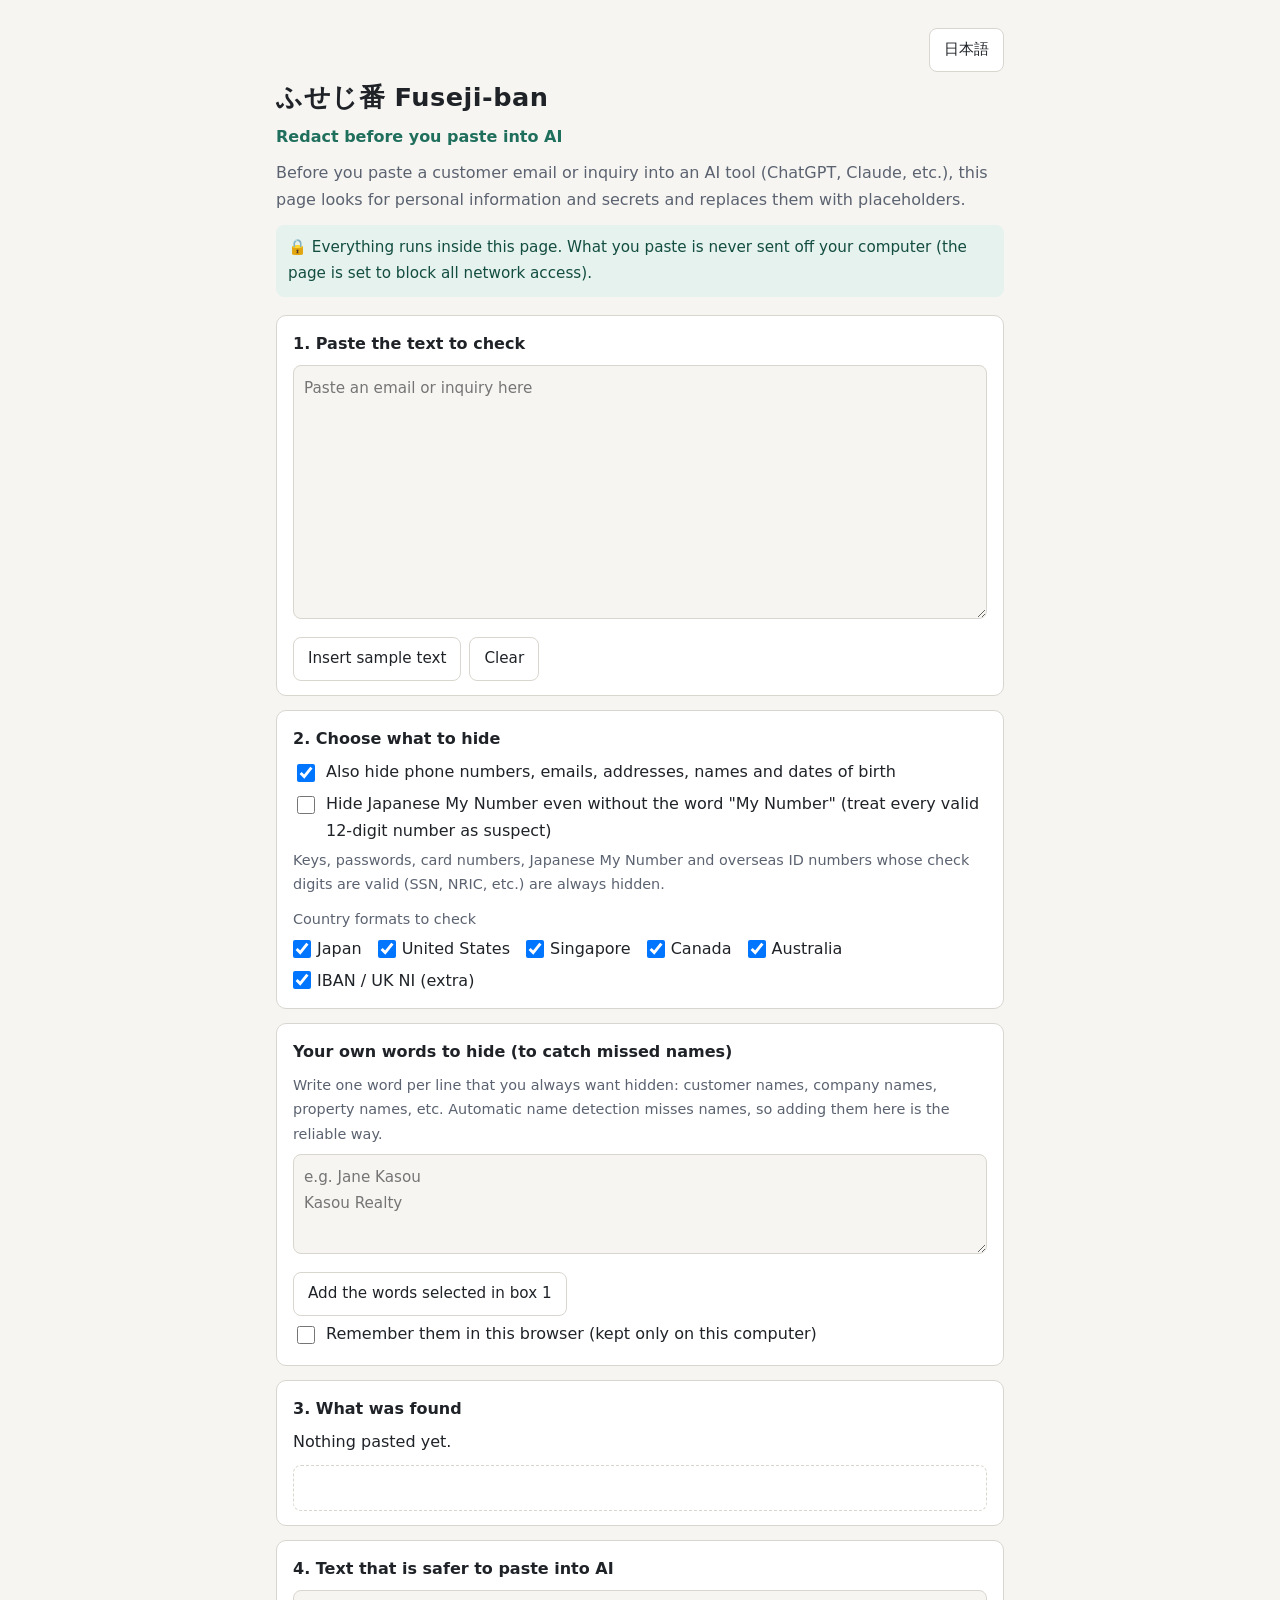
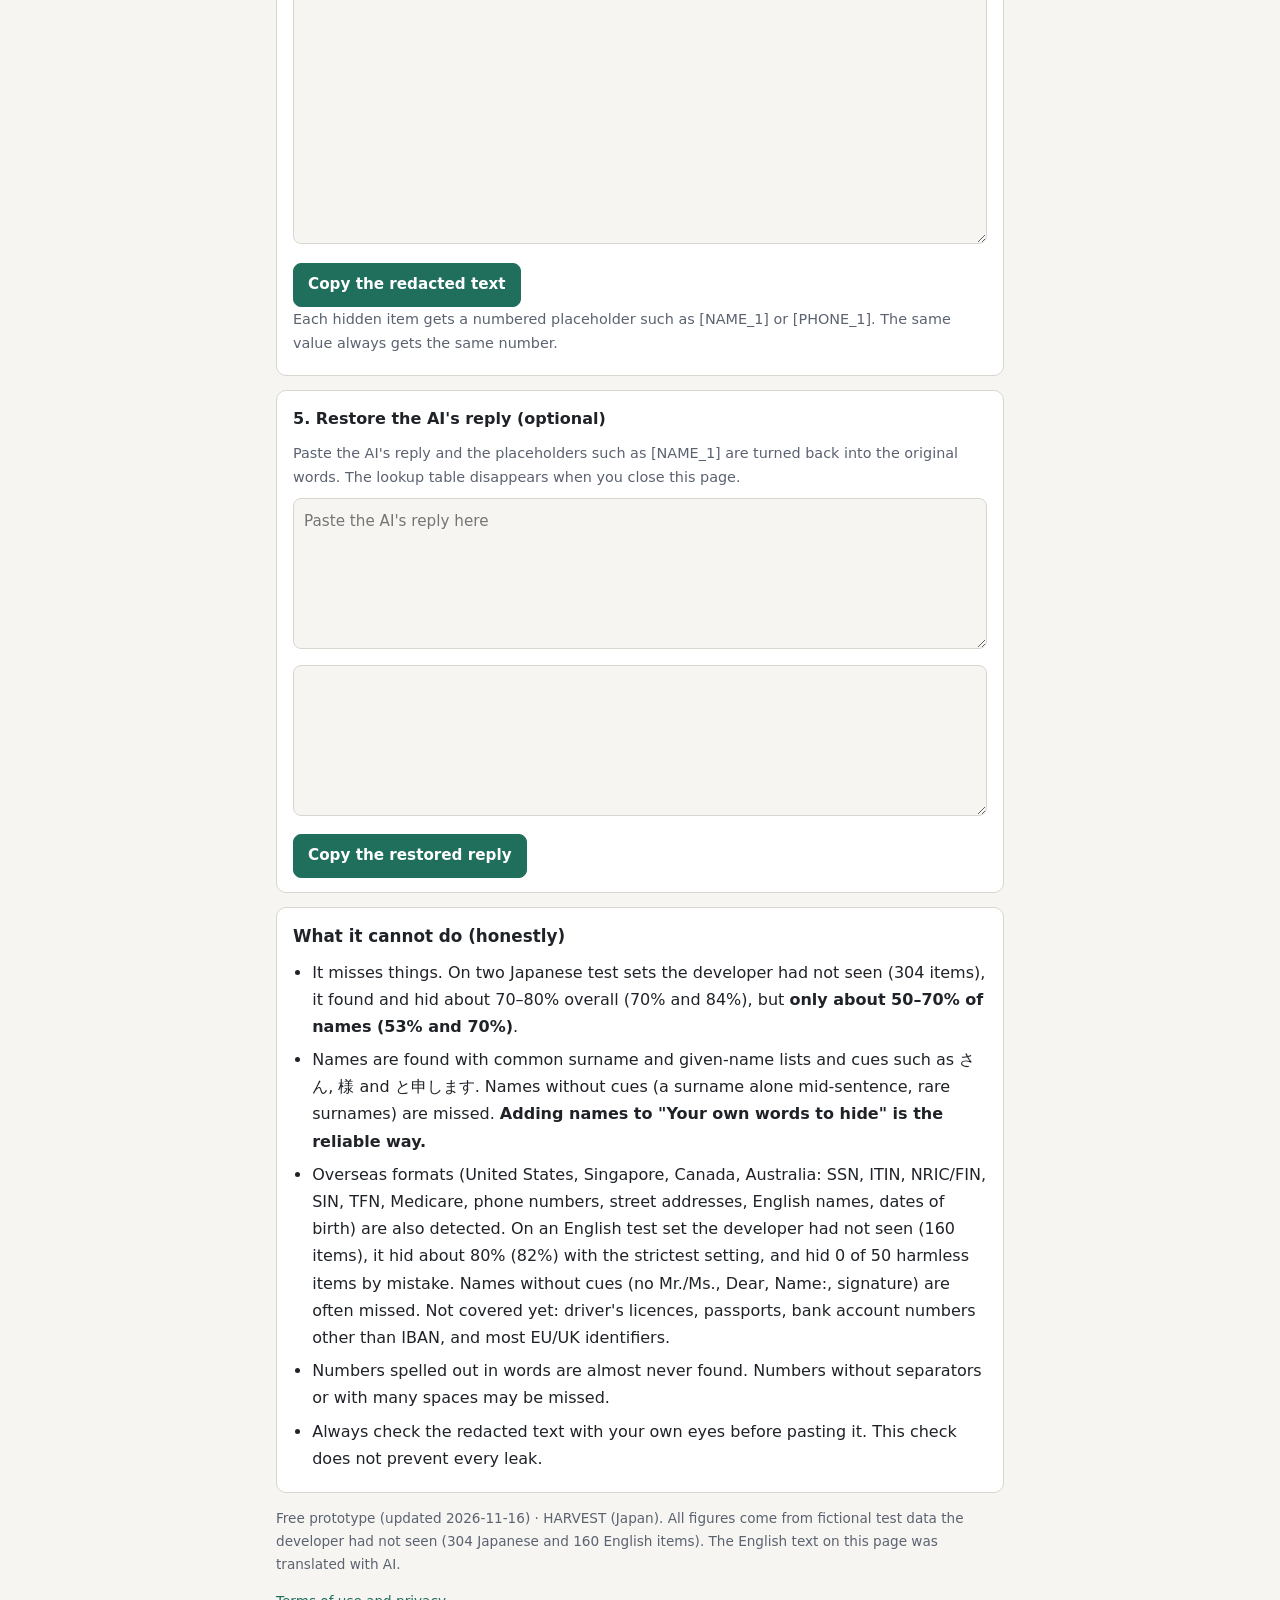
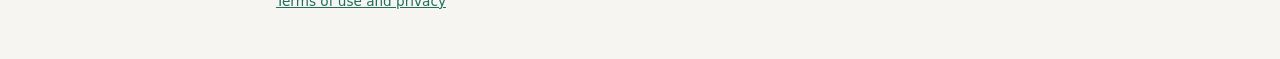
<file: index.html>
<!doctype html>
<html lang="ja">
<head>
<meta charset="utf-8">
<meta name="viewport" content="width=device-width, initial-scale=1">
<meta http-equiv="Content-Security-Policy" content="default-src 'none'; script-src 'self'; style-src 'self'; img-src data:; connect-src 'none'; base-uri 'none'; form-action 'none'">
<meta name="referrer" content="no-referrer">
<title>ふせじ番</title>
<link rel="stylesheet" href="style.css">
</head>
<body>
<header class="top">
  <div class="langbar"><button id="lang" type="button" class="ghost" lang="en" aria-label="Switch to English">English</button></div>
  <h1 data-i18n="h1">ふせじ番</h1>
  <p class="subtitle" data-i18n="subtitle">AI に貼る前の伏せ字チェック</p>
  <p class="lead" data-i18n="lead">お客さまのメールや問い合わせを AI（ChatGPT・Claude など）に貼る前に、個人情報や鍵が入っていないかを調べて、伏せ字にします。</p>
  <p class="safe"><span aria-hidden="true">🔒</span> <span data-i18n="safe">この画面の中だけで動きます。貼った文字は、このパソコンの外に送られません（通信をすべて止める設定にしてあります）。</span></p>
</header>

<main>
  <section class="card">
    <label for="input" class="step" data-i18n="step1">1. 調べたい文を貼る</label>
    <textarea id="input" rows="9" placeholder="ここにメールや問い合わせの文を貼ってください" data-i18n-ph="inputPh"></textarea>
    <div class="row">
      <button id="sample" type="button" class="ghost" data-i18n="sample">見本の文を入れる</button>
      <button id="clear" type="button" class="ghost" data-i18n="clear">消す</button>
    </div>
  </section>

  <section class="card">
    <p class="step" data-i18n="step2">2. 伏せる物を選ぶ</p>
    <label class="opt"><input type="checkbox" id="personal" checked> <span data-i18n="optPersonal">電話・メール・住所・氏名・生年月日も伏せる</span></label>
    <label class="opt"><input type="checkbox" id="aggressive"> <span data-i18n="optAggressive">マイナンバーを「マイナンバー」の言葉が無くても伏せる（12桁の数字をすべて疑う）</span></label>
    <p class="note" data-i18n="noteAlways">鍵・パスワード・カード番号・マイナンバーと、検査の数字が合う海外の番号（SSN・NRIC など）は、いつも伏せます。</p>
    <fieldset class="regions">
      <legend data-i18n="regionsLegend">調べる国の型</legend>
      <label><input type="checkbox" class="region" value="JP" checked> <span data-i18n="regJP">日本</span></label>
      <label><input type="checkbox" class="region" value="US" checked> <span data-i18n="regUS">米国</span></label>
      <label><input type="checkbox" class="region" value="SG" checked> <span data-i18n="regSG">シンガポール</span></label>
      <label><input type="checkbox" class="region" value="CA" checked> <span data-i18n="regCA">カナダ</span></label>
      <label><input type="checkbox" class="region" value="AU" checked> <span data-i18n="regAU">オーストラリア</span></label>
      <label><input type="checkbox" class="region" value="INTL" checked> <span data-i18n="regINTL">IBAN・英国 NI（おまけ）</span></label>
    </fieldset>
  </section>

  <section class="card">
    <label for="words" class="step" data-i18n="wordsTitle">自分で伏せる言葉（名前などの見落としを防ぐ）</label>
    <p class="note top0" data-i18n="wordsNote">お客さまの名前・会社名・物件名など、いつも伏せたい言葉を1行に1つ書きます。名前は自動では見落としやすいので、ここに足すのが確実です。</p>
    <textarea id="words" rows="3" placeholder="例：架空 花子&#10;架空不動産" data-i18n-ph="wordsPh"></textarea>
    <div class="row">
      <button id="addSel" type="button" class="ghost" data-i18n="addSel">1. の欄で選んだ言葉を足す</button>
      <span id="addMsg" class="copied" aria-live="polite"></span>
    </div>
    <label class="opt"><input type="checkbox" id="remember"> <span data-i18n="remember">このブラウザに覚えておく（このパソコンの中にだけ残ります）</span></label>
  </section>

  <section class="card">
    <p class="step" data-i18n="step3">3. 見つかった物</p>
    <div id="summary" class="summary" aria-live="polite">まだ何も貼られていません。</div>
    <div id="marked" class="marked" aria-label="見つかった所に色を付けた文" data-i18n-aria="markedAria"></div>
  </section>

  <section class="card">
    <label for="output" class="step" data-i18n="step4">4. AI に貼ってよい文</label>
    <textarea id="output" rows="9" readonly></textarea>
    <div class="row">
      <button id="copy" type="button" class="primary" data-i18n="copy">伏せ字にした文を写す</button>
      <span id="copied" class="copied" aria-live="polite"></span>
    </div>
    <p class="note" data-i18n="noteNumbering">伏せた所には［氏名1］［電話1］のような番号が付きます。同じ言葉には同じ番号です。</p>
  </section>

  <section class="card">
    <label for="reply" class="step" data-i18n="step5">5. AI の返事を元に戻す（使うときだけ）</label>
    <p class="note top0" data-i18n="restoreNote">AI の返事を貼ると、［氏名1］などを元の言葉に戻します。戻すための表は、この画面を閉じると消えます。</p>
    <textarea id="reply" rows="5" placeholder="AI の返事をここに貼る" data-i18n-ph="replyPh"></textarea>
    <textarea id="restored" rows="5" readonly aria-label="元に戻した返事" data-i18n-aria="restoredAria"></textarea>
    <div class="row">
      <button id="copyRestored" type="button" class="primary" data-i18n="copyRestored">元に戻した返事を写す</button>
      <span id="copiedRestored" class="copied" aria-live="polite"></span>
    </div>
  </section>

  <section class="card limits">
    <h2 data-i18n="limitsTitle">できないこと（正直に）</h2>
    <ul>
      <li><span data-i18n="lim1a">見落としがあります。作った人が中身を見ていない日本語の試験の文（2組・304件）では、全体の約7〜8割（70%・84%）を見つけて伏せましたが、</span><strong data-i18n="lim1b">氏名は約5〜7割（53%・70%）にとどまりました</strong><span data-i18n="lim1c">。</span></li>
      <li><span data-i18n="lim2a">氏名は、よくある名字・名の辞書と「さん・様・と申します・より」などの手がかりで探します。手がかりの無い名前（文の途中に名字だけ、珍しい名字など）は見落とします。</span><strong data-i18n="lim2b">名前は「自分で伏せる言葉」に足すのが確実です。</strong></li>
      <li data-i18n="lim3">海外（米国・シンガポール・カナダ・オーストラリア）の番号（SSN・ITIN・NRIC/FIN・SIN・TFN・Medicare）・電話・住所・英語の名前・生年月日も探します。作った人が中身を見ていない英語の試験の文（160件）では、いちばん強い設定で約8割（82%）を伏せ、誤って伏せた物は50件中0件でした。運転免許・パスポート・口座番号（IBAN 以外）・EU と英国の多くの番号は、まだ見つけません。</li>
      <li data-i18n="lim4">声で読んだ番号（「ゼロキュウゼロ…」）は、ほぼ見つけられません。区切りの無い番号や、空白の多い番号も見落とすことがあります。</li>
      <li data-i18n="lim5">伏せた後の文も、必ずご自分の目で確かめてから貼ってください。このチェックは「すべての漏れを防ぐ」ものではありません。</li>
    </ul>
  </section>
</main>

<footer class="foot">
  <p data-i18n="foot">無料・試作版（2026-11-16 更新）・HARVEST。試験の数字は、作った人が中身を見ていない架空の試験データ（日本語 304件・英語 160件）で測った物です。</p>
  <p><a id="termsLink" href="terms.html" data-i18n="termsLink">利用条件・個人情報の扱い</a></p>
</footer>
<script src="app.js"></script>
</body>
</html>
</file>
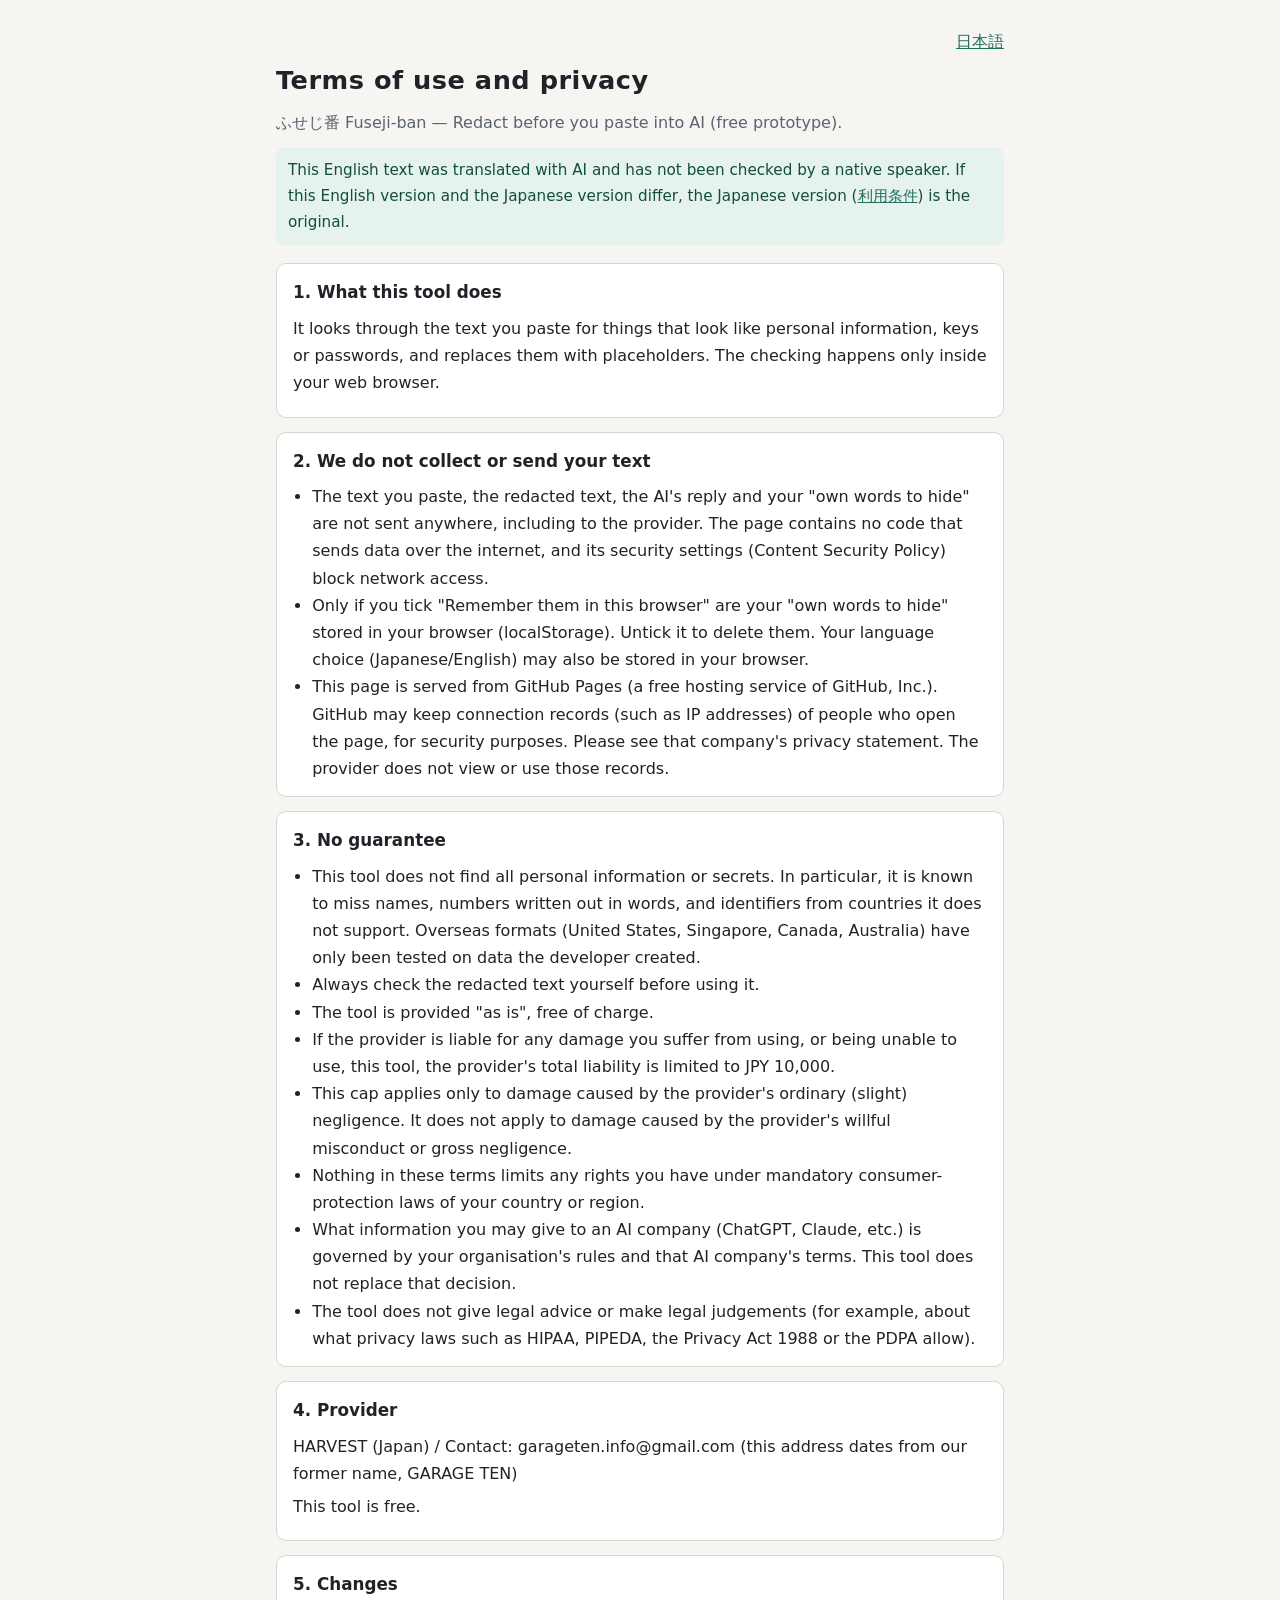
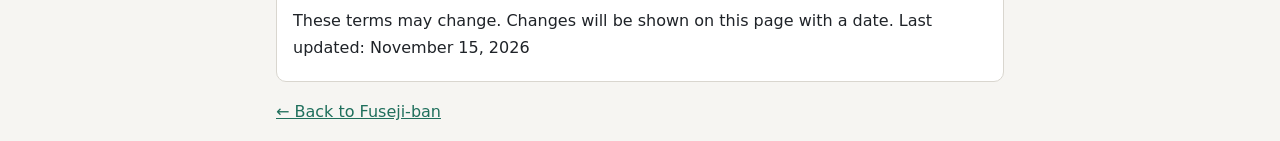
<file: terms-en.html>
<!doctype html>
<html lang="en">
<head>
<meta charset="utf-8">
<meta name="viewport" content="width=device-width, initial-scale=1">
<meta http-equiv="Content-Security-Policy" content="default-src 'none'; style-src 'self'; img-src data:; base-uri 'none'; form-action 'none'">
<meta name="referrer" content="no-referrer">
<title>Fuseji-ban terms</title>
<link rel="stylesheet" href="style.css">
</head>
<body>
<header class="top">
  <div class="langbar"><a href="terms.html" lang="ja">日本語</a></div>
  <h1>Terms of use and privacy</h1>
  <p class="lead">ふせじ番 Fuseji-ban — Redact before you paste into AI (free prototype).</p>
  <p class="safe">This English text was translated with AI and has not been checked by a native speaker. If this English version and the Japanese version differ, the Japanese version (<a href="terms.html">利用条件</a>) is the original.</p>
</header>
<main>
  <section class="card">
    <h2>1. What this tool does</h2>
    <p>It looks through the text you paste for things that look like personal information, keys or passwords, and replaces them with placeholders. The checking happens only inside your web browser.</p>
  </section>
  <section class="card">
    <h2>2. We do not collect or send your text</h2>
    <ul>
      <li>The text you paste, the redacted text, the AI's reply and your "own words to hide" are not sent anywhere, including to the provider. The page contains no code that sends data over the internet, and its security settings (Content Security Policy) block network access.</li>
      <li>Only if you tick "Remember them in this browser" are your "own words to hide" stored in your browser (localStorage). Untick it to delete them. Your language choice (Japanese/English) may also be stored in your browser.</li>
      <li>This page is served from GitHub Pages (a free hosting service of GitHub, Inc.). GitHub may keep connection records (such as IP addresses) of people who open the page, for security purposes. Please see that company's privacy statement. The provider does not view or use those records.</li>
    </ul>
  </section>
  <section class="card">
    <h2>3. No guarantee</h2>
    <ul>
      <li>This tool does not find all personal information or secrets. In particular, it is known to miss names, numbers written out in words, and identifiers from countries it does not support. Overseas formats (United States, Singapore, Canada, Australia) have only been tested on data the developer created.</li>
      <li>Always check the redacted text yourself before using it.</li>
      <li>The tool is provided "as is", free of charge.</li>
      <li>If the provider is liable for any damage you suffer from using, or being unable to use, this tool, the provider's total liability is limited to JPY 10,000.</li>
      <li>This cap applies only to damage caused by the provider's ordinary (slight) negligence. It does not apply to damage caused by the provider's willful misconduct or gross negligence.</li>
      <li>Nothing in these terms limits any rights you have under mandatory consumer-protection laws of your country or region.</li>
      <li>What information you may give to an AI company (ChatGPT, Claude, etc.) is governed by your organisation's rules and that AI company's terms. This tool does not replace that decision.</li>
      <li>The tool does not give legal advice or make legal judgements (for example, about what privacy laws such as HIPAA, PIPEDA, the Privacy Act 1988 or the PDPA allow).</li>
    </ul>
  </section>
  <section class="card">
    <h2>4. Provider</h2>
    <p>HARVEST (Japan) / Contact: garageten.info@gmail.com (this address dates from our former name, GARAGE TEN)</p>
    <p>This tool is free.</p>
  </section>
  <section class="card">
    <h2>5. Changes</h2>
    <p>These terms may change. Changes will be shown on this page with a date. Last updated: November 15, 2026</p>
  </section>
  <p><a href="index.html?lang=en">← Back to Fuseji-ban</a></p>
</main>
</body>
</html>
</file>
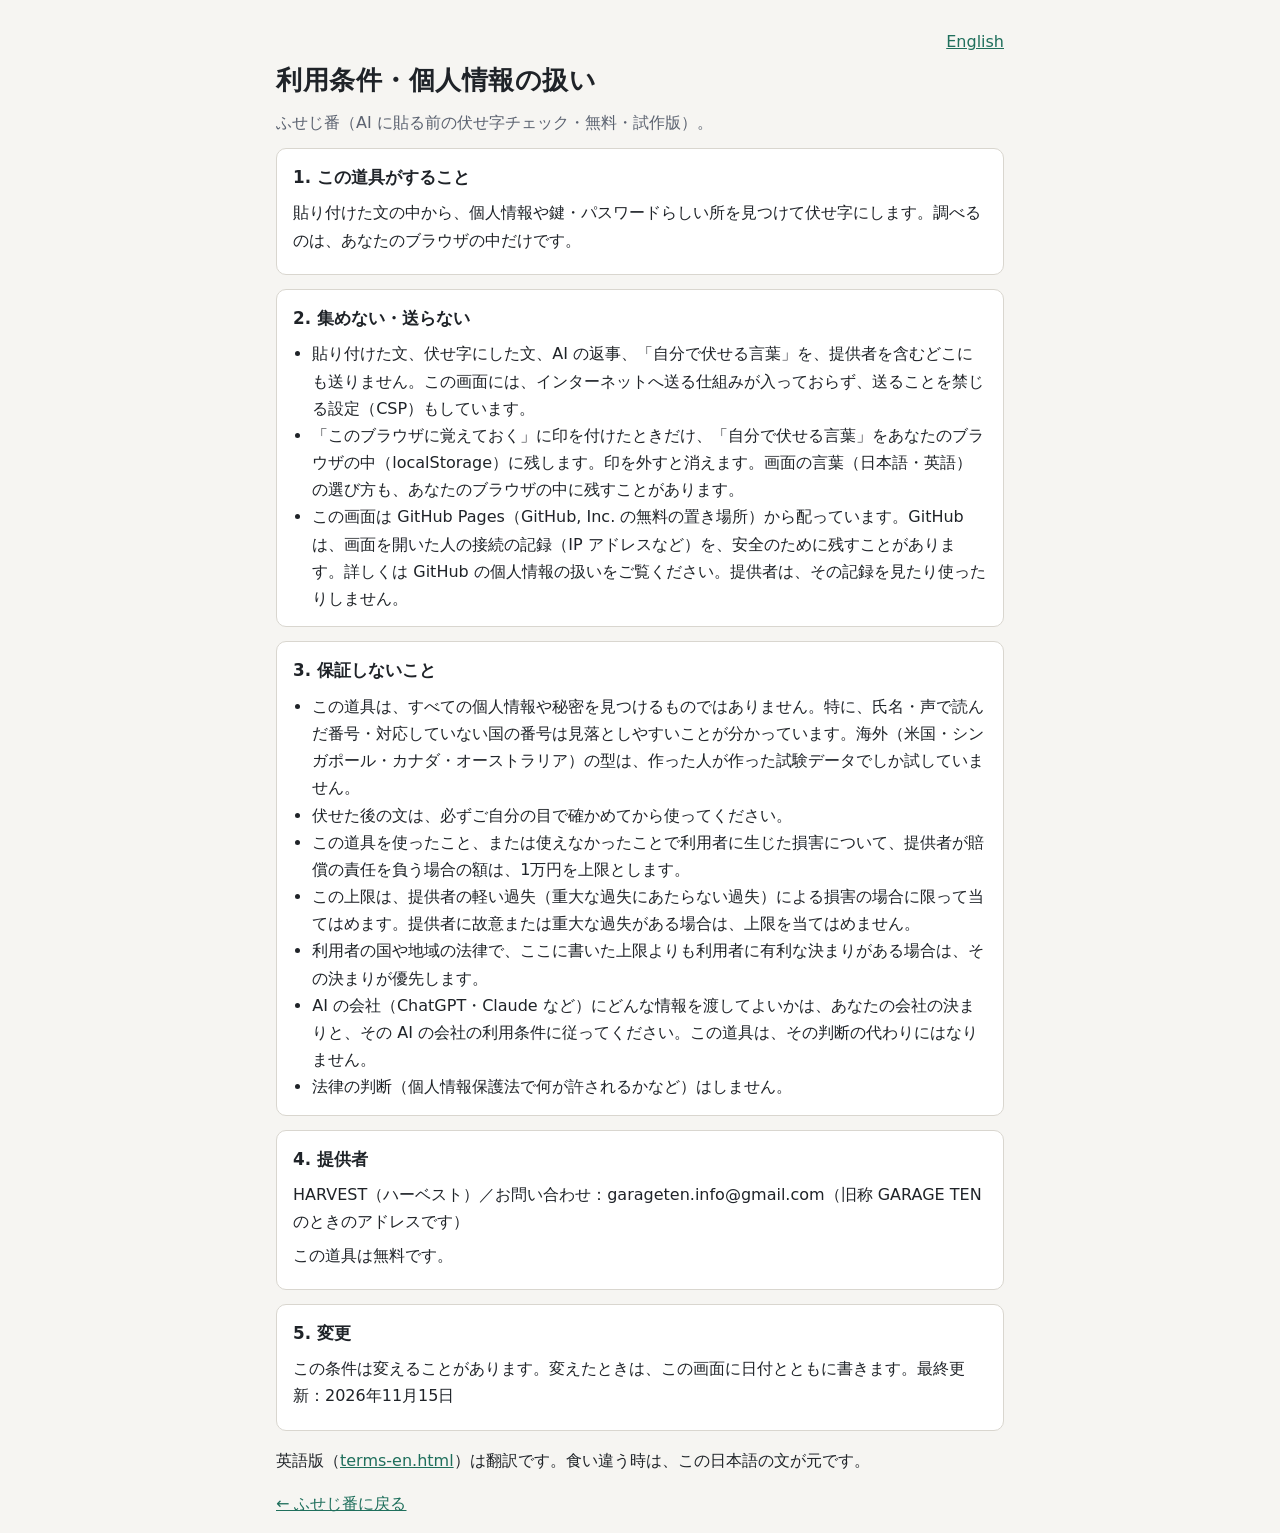
<file: terms.html>
<!doctype html>
<html lang="ja">
<head>
<meta charset="utf-8">
<meta name="viewport" content="width=device-width, initial-scale=1">
<meta http-equiv="Content-Security-Policy" content="default-src 'none'; style-src 'self'; img-src data:; base-uri 'none'; form-action 'none'">
<meta name="referrer" content="no-referrer">
<title>利用条件・個人情報の扱い</title>
<link rel="stylesheet" href="style.css">
</head>
<body>
<header class="top">
  <div class="langbar"><a href="terms-en.html" lang="en">English</a></div>
  <h1>利用条件・個人情報の扱い</h1>
  <p class="lead">ふせじ番（AI に貼る前の伏せ字チェック・無料・試作版）。</p>
</header>
<main>
  <section class="card">
    <h2>1. この道具がすること</h2>
    <p>貼り付けた文の中から、個人情報や鍵・パスワードらしい所を見つけて伏せ字にします。調べるのは、あなたのブラウザの中だけです。</p>
  </section>
  <section class="card">
    <h2>2. 集めない・送らない</h2>
    <ul>
      <li>貼り付けた文、伏せ字にした文、AI の返事、「自分で伏せる言葉」を、提供者を含むどこにも送りません。この画面には、インターネットへ送る仕組みが入っておらず、送ることを禁じる設定（CSP）もしています。</li>
      <li>「このブラウザに覚えておく」に印を付けたときだけ、「自分で伏せる言葉」をあなたのブラウザの中（localStorage）に残します。印を外すと消えます。画面の言葉（日本語・英語）の選び方も、あなたのブラウザの中に残すことがあります。</li>
      <li>この画面は GitHub Pages（GitHub, Inc. の無料の置き場所）から配っています。GitHub は、画面を開いた人の接続の記録（IP アドレスなど）を、安全のために残すことがあります。詳しくは GitHub の個人情報の扱いをご覧ください。提供者は、その記録を見たり使ったりしません。</li>
    </ul>
  </section>
  <section class="card">
    <h2>3. 保証しないこと</h2>
    <ul>
      <li>この道具は、すべての個人情報や秘密を見つけるものではありません。特に、氏名・声で読んだ番号・対応していない国の番号は見落としやすいことが分かっています。海外（米国・シンガポール・カナダ・オーストラリア）の型は、作った人が作った試験データでしか試していません。</li>
      <li>伏せた後の文は、必ずご自分の目で確かめてから使ってください。</li>
      <li>この道具を使ったこと、または使えなかったことで利用者に生じた損害について、提供者が賠償の責任を負う場合の額は、1万円を上限とします。</li>
      <li>この上限は、提供者の軽い過失（重大な過失にあたらない過失）による損害の場合に限って当てはめます。提供者に故意または重大な過失がある場合は、上限を当てはめません。</li>
      <li>利用者の国や地域の法律で、ここに書いた上限よりも利用者に有利な決まりがある場合は、その決まりが優先します。</li>
      <li>AI の会社（ChatGPT・Claude など）にどんな情報を渡してよいかは、あなたの会社の決まりと、その AI の会社の利用条件に従ってください。この道具は、その判断の代わりにはなりません。</li>
      <li>法律の判断（個人情報保護法で何が許されるかなど）はしません。</li>
    </ul>
  </section>
  <section class="card">
    <h2>4. 提供者</h2>
    <p>HARVEST（ハーベスト）／お問い合わせ：garageten.info@gmail.com（旧称 GARAGE TEN のときのアドレスです）</p>
    <p>この道具は無料です。</p>
  </section>
  <section class="card">
    <h2>5. 変更</h2>
    <p>この条件は変えることがあります。変えたときは、この画面に日付とともに書きます。最終更新：2026年11月15日</p>
  </section>
  <p>英語版（<a href="terms-en.html">terms-en.html</a>）は翻訳です。食い違う時は、この日本語の文が元です。</p>
  <p><a href="index.html?lang=ja">← ふせじ番に戻る</a></p>
</main>
</body>
</html>
</file>
<file: style.css>
:root {
  --bg: #f6f5f2; --surface: #ffffff; --text: #1f2328; --muted: #5b6270; --border: #d9d6cf;
  --accent: #1f6f5c; --accent-text: #ffffff; --safe-bg: #e6f2ee; --safe-text: #134d40;
  --hl-credential: #f6c9c4; --hl-card: #f6d7b0; --hl-id: #e9d1f2; --hl-contact: #cfe3f7; --hl-place: #d4ecd0; --hl-person: #f7ecb5;
}
@media (prefers-color-scheme: dark) {
  :root:not([data-theme="light"]) {
    --bg: #15171a; --surface: #1e2125; --text: #e8e6e3; --muted: #a3a9b3; --border: #343940;
    --accent: #4fb89c; --accent-text: #0b1512; --safe-bg: #17302a; --safe-text: #a8dccd;
    --hl-credential: #6b2f2a; --hl-card: #6a4a22; --hl-id: #4e3560; --hl-contact: #23435f; --hl-place: #2d4a2a; --hl-person: #5a5121;
  }
}
:root[data-theme="dark"] {
  --bg: #15171a; --surface: #1e2125; --text: #e8e6e3; --muted: #a3a9b3; --border: #343940;
  --accent: #4fb89c; --accent-text: #0b1512; --safe-bg: #17302a; --safe-text: #a8dccd;
  --hl-credential: #6b2f2a; --hl-card: #6a4a22; --hl-id: #4e3560; --hl-contact: #23435f; --hl-place: #2d4a2a; --hl-person: #5a5121;
}
* { box-sizing: border-box; }
body { margin: 0; background: var(--bg); color: var(--text); font: 16px/1.7 "Hiragino Sans", "Yu Gothic UI", "Meiryo", system-ui, sans-serif; }
.top, main, .foot { max-width: 760px; margin: 0 auto; padding: 0 16px; }
.top { padding-top: 28px; }
h1 { font-size: 1.6rem; margin: 0 0 6px; letter-spacing: .02em; }
h2 { font-size: 1.05rem; margin: 0 0 8px; }
.lead { margin: 0 0 12px; color: var(--muted); }
.safe { margin: 0 0 18px; padding: 10px 12px; border-radius: 8px; background: var(--safe-bg); color: var(--safe-text); font-size: .95rem; }
.card { background: var(--surface); border: 1px solid var(--border); border-radius: 10px; padding: 14px 16px; margin: 0 0 14px; }
.step { display: block; font-weight: 700; margin: 0 0 8px; }
textarea { width: 100%; padding: 10px; border: 1px solid var(--border); border-radius: 8px; background: var(--bg); color: var(--text); font: inherit; font-size: .95rem; resize: vertical; }
.row { display: flex; gap: 8px; align-items: center; flex-wrap: wrap; margin-top: 10px; }
button { font: inherit; font-size: .95rem; padding: 8px 14px; border-radius: 8px; border: 1px solid var(--border); background: var(--surface); color: var(--text); cursor: pointer; min-height: 40px; }
button.primary { background: var(--accent); color: var(--accent-text); border-color: var(--accent); font-weight: 700; }
button:focus-visible, input:focus-visible, textarea:focus-visible { outline: 3px solid var(--accent); outline-offset: 2px; }
.opt { display: flex; gap: 8px; align-items: flex-start; margin: 4px 0; }
.opt input { margin-top: 6px; width: 18px; height: 18px; flex: none; }
.note { margin: 8px 0 0; color: var(--muted); font-size: .9rem; }
.note.top0 { margin: 0 0 8px; }
#restored { margin-top: 8px; }
.summary { margin-bottom: 10px; }
.summary ul { margin: 6px 0 0; padding-left: 1.2em; }
.marked { white-space: pre-wrap; word-break: break-word; padding: 10px; border: 1px dashed var(--border); border-radius: 8px; min-height: 3em; font-size: .95rem; }
mark { color: inherit; border-radius: 4px; padding: 0 2px; }
mark .tag { font-size: .72rem; font-weight: 700; margin-left: 3px; opacity: .85; }
mark.credential { background: var(--hl-credential); }
mark.card-no { background: var(--hl-card); }
mark.id-no { background: var(--hl-id); }
mark.contact { background: var(--hl-contact); }
mark.place { background: var(--hl-place); }
mark.person { background: var(--hl-person); }
.copied { color: var(--muted); font-size: .9rem; }
.limits ul { margin: 0; padding-left: 1.2em; }
.limits li { margin-bottom: 6px; }
.foot { color: var(--muted); font-size: .85rem; padding-bottom: 32px; }
a { color: var(--accent); }
.card ul { margin: 0; padding-left: 1.2em; }
.card p { margin: 0 0 6px; }
.subtitle { margin: -2px 0 8px; font-weight: 700; color: var(--accent); }
.langbar { display: flex; justify-content: flex-end; margin: 0 0 4px; }
.regions { border: 0; padding: 0; margin: 10px 0 0; display: flex; flex-wrap: wrap; gap: 4px 16px; }
.regions legend { padding: 0; margin: 0 0 4px; font-size: .9rem; color: var(--muted); width: 100%; }
.regions label { display: inline-flex; gap: 6px; align-items: center; }
.regions input { width: 18px; height: 18px; margin: 0; }
</file>
